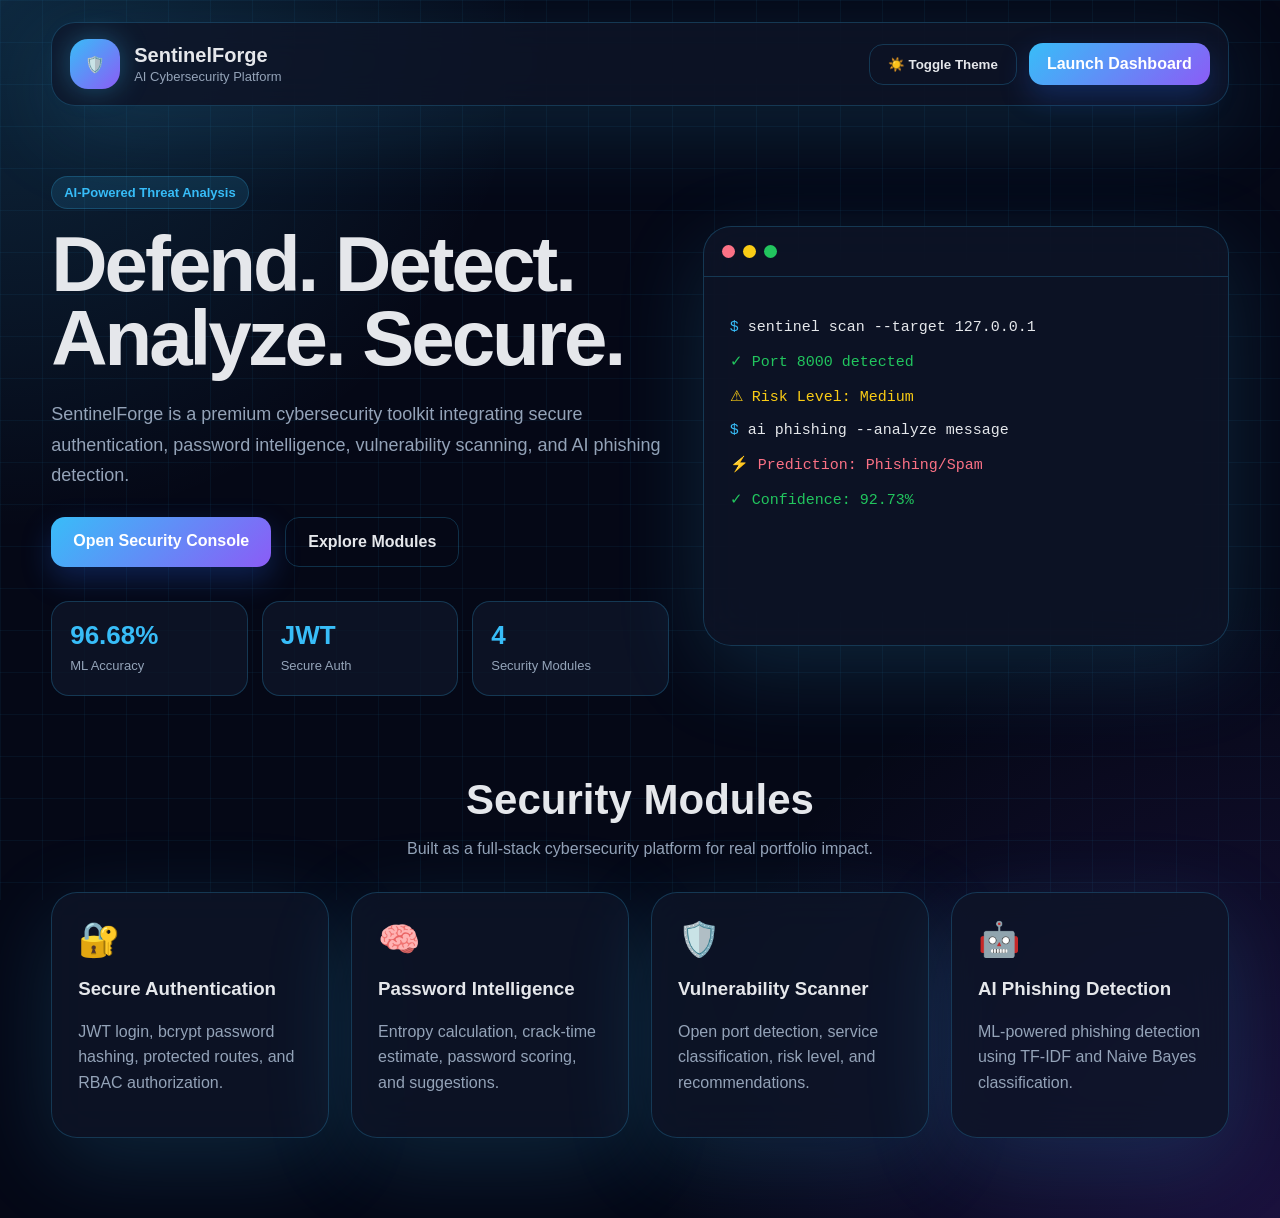
<file: frontend/index.html>
<!DOCTYPE html>
<html lang="en">
<head>
  <meta charset="UTF-8" />
  <meta name="viewport" content="width=device-width, initial-scale=1.0" />
  <title>SentinelForge | AI Cybersecurity Platform</title>
  <link rel="stylesheet" href="style.css" />
</head>
<body>
  <div class="bg-grid"></div>

  <nav class="top-nav">
    <div class="brand">
      <div class="logo">🛡️</div>
      <div>
        <h2>SentinelForge</h2>
        <span>AI Cybersecurity Platform</span>
      </div>
    </div>

    <div class="nav-actions">
      <button id="themeToggle" class="ghost-btn">☀️ Light</button>
      <a href="login.html" class="primary-btn">Launch Dashboard</a>
    </div>
  </nav>

  <main class="hero-layout">
    <section class="hero-content">
      <div class="badge">AI-Powered Threat Analysis</div>

      <h1>Defend. Detect. Analyze. Secure.</h1>

      <p>
        SentinelForge is a premium cybersecurity toolkit integrating secure authentication,
        password intelligence, vulnerability scanning, and AI phishing detection.
      </p>

      <div class="hero-buttons">
        <a href="login.html" class="primary-btn large">Open Security Console</a>
        <a href="#features" class="secondary-btn large">Explore Modules</a>
      </div>

      <div class="stats">
        <div>
          <h3>96.68%</h3>
          <p>ML Accuracy</p>
        </div>
        <div>
          <h3>JWT</h3>
          <p>Secure Auth</p>
        </div>
        <div>
          <h3>4</h3>
          <p>Security Modules</p>
        </div>
      </div>
    </section>

    <section class="hero-panel glass">
      <div class="terminal-header">
        <span></span><span></span><span></span>
      </div>

      <div class="terminal-body">
        <p><span>$</span> sentinel scan --target 127.0.0.1</p>
        <p class="success">✓ Port 8000 detected</p>
        <p class="warning">⚠ Risk Level: Medium</p>
        <p><span>$</span> ai phishing --analyze message</p>
        <p class="danger">⚡ Prediction: Phishing/Spam</p>
        <p class="success">✓ Confidence: 92.73%</p>
      </div>
    </section>
  </main>

  <section id="features" class="feature-section">
    <h2>Security Modules</h2>
    <p class="section-subtitle">Built as a full-stack cybersecurity platform for real portfolio impact.</p>

    <div class="feature-grid">
      <div class="feature-card glass">
        <div class="icon">🔐</div>
        <h3>Secure Authentication</h3>
        <p>JWT login, bcrypt password hashing, protected routes, and RBAC authorization.</p>
      </div>

      <div class="feature-card glass">
        <div class="icon">🧠</div>
        <h3>Password Intelligence</h3>
        <p>Entropy calculation, crack-time estimate, password scoring, and suggestions.</p>
      </div>

      <div class="feature-card glass">
        <div class="icon">🛡️</div>
        <h3>Vulnerability Scanner</h3>
        <p>Open port detection, service classification, risk level, and recommendations.</p>
      </div>

      <div class="feature-card glass">
        <div class="icon">🤖</div>
        <h3>AI Phishing Detection</h3>
        <p>ML-powered phishing detection using TF-IDF and Naive Bayes classification.</p>
      </div>
    </div>
  </section>

  <script src="script.js"></script>
</body>
</html>
</file>
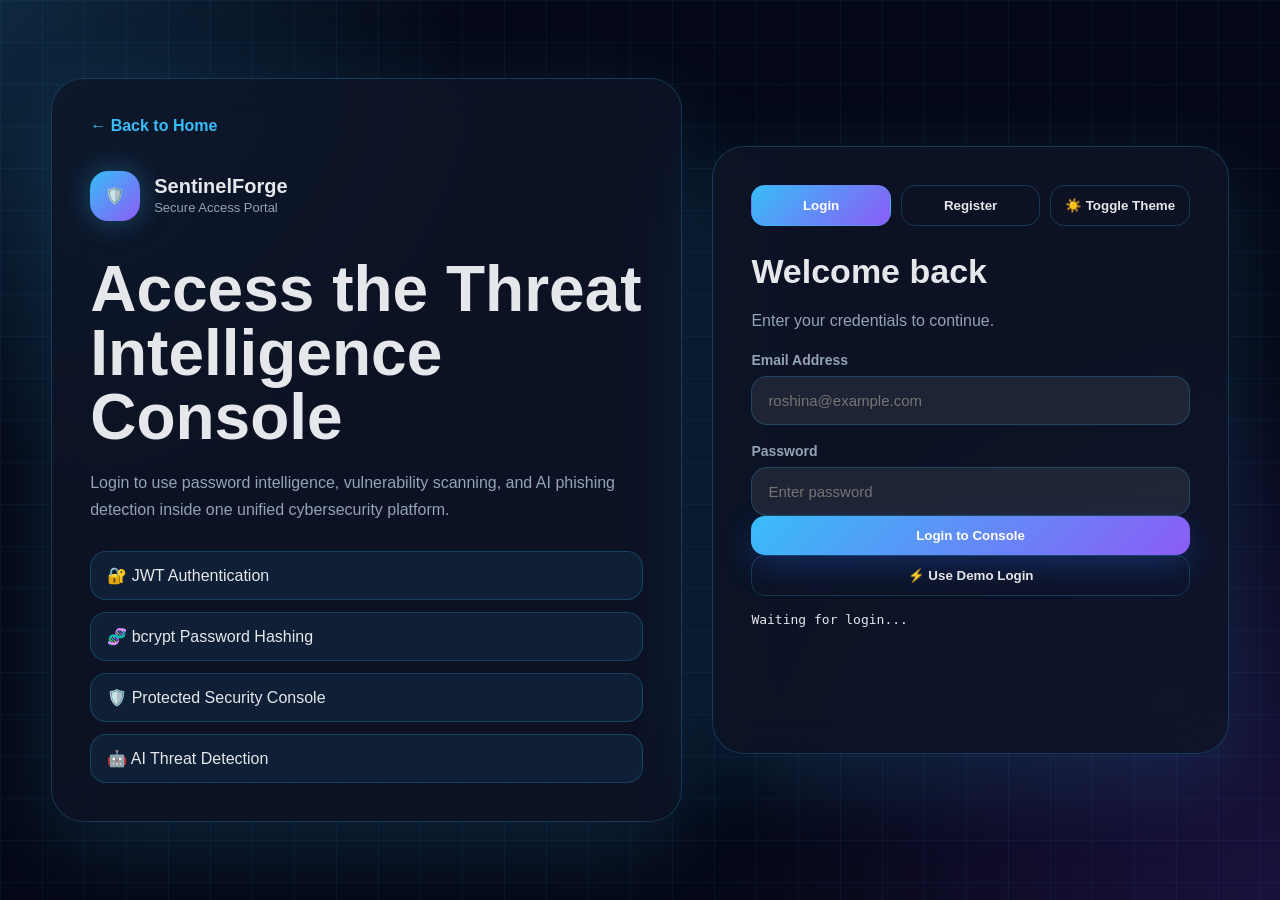
<file: frontend/login.html>
<!DOCTYPE html>
<html lang="en">
<head>
  <meta charset="UTF-8" />
  <meta name="viewport" content="width=device-width, initial-scale=1.0" />
  <title>SentinelForge Access Portal</title>
  <link rel="stylesheet" href="style.css" />
</head>
<body>
  <div class="bg-grid"></div>

  <main class="auth-premium">
    <section class="auth-left glass">
      <a href="index.html" class="back-link">← Back to Home</a>

      <div class="brand big-brand">
        <div class="logo">🛡️</div>
        <div>
          <h2>SentinelForge</h2>
          <span>Secure Access Portal</span>
        </div>
      </div>

      <h1>Access the Threat Intelligence Console</h1>
      <p>
        Login to use password intelligence, vulnerability scanning, and AI phishing detection
        inside one unified cybersecurity platform.
      </p>

      <div class="auth-highlights">
        <div>🔐 JWT Authentication</div>
        <div>🧬 bcrypt Password Hashing</div>
        <div>🛡️ Protected Security Console</div>
        <div>🤖 AI Threat Detection</div>
      </div>
    </section>

    <section class="auth-right">
      <div class="auth-box glass">
        <div class="auth-tabs">
          <button class="tab active" onclick="showAuthTab('login')">Login</button>
          <button class="tab" onclick="showAuthTab('register')">Register</button>
          <button id="themeToggle" class="tab">☀️</button>
        </div>

        <div id="loginPanel" class="auth-panel active">
          <h2>Welcome back</h2>
          <p>Enter your credentials to continue.</p>

          <label>Email Address</label>
          <input type="email" id="loginEmail" placeholder="roshina@example.com" />

          <label>Password</label>
          <input type="password" id="loginPassword" placeholder="Enter password" />

          <button class="primary-btn full" onclick="loginUser()">
            Login to Console
          </button>

          <button class="ghost-btn full demo-btn" onclick="fillDemoLogin()">
            ⚡ Use Demo Login
          </button>

          <pre id="loginResult" class="mini-result">Waiting for login...</pre>
        </div>

        <div id="registerPanel" class="auth-panel">
          <h2>Create account</h2>
          <p>Register a new SentinelForge user.</p>

          <label>Full Name</label>
          <input type="text" id="registerName" placeholder="Mary Roshina R" />

          <label>Email Address</label>
          <input type="email" id="registerEmail" placeholder="name@example.com" />

          <label>Password</label>
          <input type="password" id="registerPassword" placeholder="Create password" />

          <button class="primary-btn full" onclick="registerUser()">
            Create Secure Account
          </button>

          <pre id="registerResult" class="mini-result">Waiting for registration...</pre>
        </div>
      </div>
    </section>
  </main>

  <script src="script.js"></script>
</body>
</html>
</file>
<file: frontend/style.css>
:root {
  --bg: #f4f7fb;
  --text: #0f172a;
  --muted: #64748b;
  --glass: rgba(255, 255, 255, 0.82);
  --border: rgba(148, 163, 184, 0.3);
  --primary: #2563eb;
  --primary2: #7c3aed;
  --success: #16a34a;
  --warning: #f59e0b;
  --danger: #dc2626;
  --shadow: 0 24px 80px rgba(15, 23, 42, 0.14);
}

body.dark {
  --bg: #050816;
  --text: #e5e7eb;
  --muted: #94a3b8;
  --glass: rgba(15, 23, 42, 0.78);
  --border: rgba(56, 189, 248, 0.22);
  --primary: #38bdf8;
  --primary2: #8b5cf6;
  --success: #22c55e;
  --warning: #facc15;
  --danger: #fb7185;
  --shadow: 0 24px 90px rgba(56, 189, 248, 0.16);
}

* {
  box-sizing: border-box;
}

body {
  margin: 0;
  min-height: 100vh;
  font-family: Inter, Segoe UI, Arial, sans-serif;
  background:
    radial-gradient(circle at top left, rgba(56, 189, 248, 0.18), transparent 30%),
    radial-gradient(circle at bottom right, rgba(124, 58, 237, 0.18), transparent 35%),
    var(--bg);
  color: var(--text);
}

.bg-grid {
  position: fixed;
  inset: 0;
  pointer-events: none;
  opacity: 0.28;
  background-image:
    linear-gradient(var(--border) 1px, transparent 1px),
    linear-gradient(90deg, var(--border) 1px, transparent 1px);
  background-size: 42px 42px;
  z-index: -1;
}

.glass {
  background: var(--glass);
  border: 1px solid var(--border);
  backdrop-filter: blur(22px);
  box-shadow: var(--shadow);
}

.top-nav {
  width: min(1180px, 92%);
  margin: 22px auto;
  padding: 16px 18px;
  border-radius: 24px;
  background: var(--glass);
  border: 1px solid var(--border);
  backdrop-filter: blur(18px);
  box-shadow: var(--shadow);
  display: flex;
  justify-content: space-between;
  align-items: center;
}

.brand {
  display: flex;
  align-items: center;
  gap: 14px;
}

.logo {
  width: 50px;
  height: 50px;
  display: grid;
  place-items: center;
  border-radius: 18px;
  background: linear-gradient(135deg, var(--primary), var(--primary2));
  box-shadow: 0 0 28px rgba(56, 189, 248, 0.35);
}

.brand h2 {
  margin: 0;
  font-size: 20px;
}

.brand span {
  color: var(--muted);
  font-size: 13px;
}

.nav-actions {
  display: flex;
  gap: 12px;
  align-items: center;
}

button,
a {
  font-family: inherit;
}

.primary-btn,
.secondary-btn,
.ghost-btn {
  border: none;
  cursor: pointer;
  text-decoration: none;
  padding: 12px 18px;
  border-radius: 14px;
  font-weight: 700;
  transition: 0.25s ease;
}

.primary-btn {
  color: white;
  background: linear-gradient(135deg, var(--primary), var(--primary2));
  box-shadow: 0 12px 30px rgba(37, 99, 235, 0.28);
}

.secondary-btn,
.ghost-btn {
  color: var(--text);
  background: transparent;
  border: 1px solid var(--border);
}

.primary-btn:hover,
.secondary-btn:hover,
.ghost-btn:hover,
.menu-btn:hover {
  transform: translateY(-2px);
}

.full {
  width: 100%;
}

.hero-layout {
  width: min(1180px, 92%);
  margin: 70px auto 40px;
  display: grid;
  grid-template-columns: 1.08fr 0.92fr;
  gap: 34px;
  align-items: center;
}

.badge {
  display: inline-flex;
  color: var(--primary);
  background: rgba(56, 189, 248, 0.12);
  border: 1px solid var(--border);
  padding: 8px 12px;
  border-radius: 999px;
  font-size: 13px;
  font-weight: 800;
  margin-bottom: 18px;
}

.hero-content h1 {
  font-size: clamp(44px, 7vw, 78px);
  line-height: 0.95;
  margin: 0 0 24px;
  letter-spacing: -3px;
}

.hero-content p {
  color: var(--muted);
  max-width: 660px;
  font-size: 18px;
  line-height: 1.7;
}

.hero-buttons {
  display: flex;
  gap: 14px;
  margin-top: 26px;
}

.large {
  padding: 15px 22px;
}

.stats {
  margin-top: 34px;
  display: grid;
  grid-template-columns: repeat(3, 1fr);
  gap: 14px;
}

.stats div {
  padding: 18px;
  border-radius: 18px;
  background: var(--glass);
  border: 1px solid var(--border);
}

.stats h3 {
  margin: 0;
  font-size: 26px;
  color: var(--primary);
}

.stats p {
  margin: 4px 0 0;
  font-size: 13px;
  color: var(--muted);
}

.hero-panel {
  border-radius: 28px;
  overflow: hidden;
  min-height: 420px;
}

.terminal-header {
  display: flex;
  gap: 8px;
  padding: 18px;
  border-bottom: 1px solid var(--border);
}

.terminal-header span {
  width: 13px;
  height: 13px;
  border-radius: 50%;
  background: var(--danger);
}

.terminal-header span:nth-child(2) {
  background: var(--warning);
}

.terminal-header span:nth-child(3) {
  background: var(--success);
}

.terminal-body {
  padding: 26px;
  font-family: Consolas, monospace;
  font-size: 15px;
}

.terminal-body p {
  margin: 16px 0;
}

.terminal-body span {
  color: var(--primary);
}

.success {
  color: var(--success);
}

.warning {
  color: var(--warning);
}

.danger {
  color: var(--danger);
}

.feature-section {
  width: min(1180px, 92%);
  margin: 80px auto;
  text-align: center;
}

.feature-section h2 {
  font-size: 42px;
  margin: 0 0 12px;
}

.section-subtitle {
  color: var(--muted);
}

.feature-grid {
  margin-top: 34px;
  display: grid;
  grid-template-columns: repeat(4, 1fr);
  gap: 22px;
}

.feature-card {
  border-radius: 26px;
  padding: 26px;
  text-align: left;
  transition: 0.25s ease;
}

.feature-card:hover {
  transform: translateY(-6px);
  border-color: rgba(56, 189, 248, 0.45);
}

.icon {
  font-size: 34px;
}

.feature-card p {
  color: var(--muted);
  line-height: 1.6;
}

/* LOGIN */
.auth-premium {
  width: min(1180px, 92%);
  min-height: 100vh;
  margin: auto;
  display: grid;
  grid-template-columns: 1.1fr 0.9fr;
  gap: 30px;
  align-items: center;
}

.auth-left,
.auth-box {
  border-radius: 32px;
  padding: 38px;
}

.back-link {
  color: var(--primary);
  text-decoration: none;
  font-weight: 800;
}

.big-brand {
  margin: 36px 0;
}

.auth-left h1 {
  font-size: clamp(38px, 5vw, 64px);
  line-height: 1;
  margin: 0 0 20px;
}

.auth-left p,
.auth-box p {
  color: var(--muted);
  line-height: 1.7;
}

.auth-highlights {
  margin-top: 28px;
  display: grid;
  gap: 12px;
}

.auth-highlights div {
  padding: 14px 16px;
  border: 1px solid var(--border);
  border-radius: 16px;
  background: rgba(56, 189, 248, 0.08);
}

.auth-tabs {
  display: flex;
  gap: 10px;
  margin-bottom: 26px;
}

.tab {
  flex: 1;
  padding: 12px;
  border-radius: 14px;
  border: 1px solid var(--border);
  background: transparent;
  color: var(--text);
  font-weight: 800;
  cursor: pointer;
}

.tab.active {
  background: linear-gradient(135deg, var(--primary), var(--primary2));
  color: white;
}

.auth-panel {
  display: none;
}

.auth-panel.active {
  display: block;
}

.auth-panel h2 {
  margin: 0;
  font-size: 34px;
}

label {
  display: block;
  margin: 18px 0 8px;
  color: var(--muted);
  font-size: 14px;
  font-weight: 700;
}

input,
textarea {
  width: 100%;
  padding: 15px 16px;
  color: var(--text);
  background: rgba(255, 255, 255, 0.08);
  border: 1px solid var(--border);
  border-radius: 16px;
  outline: none;
  font-size: 15px;
}

body:not(.dark) input,
body:not(.dark) textarea {
  background: rgba(255, 255, 255, 0.9);
}

.mini-result {
  min-height: 90px;
  max-height: 160px;
  margin-top: 16px;
}

/* DASHBOARD */
.dashboard-shell {
  width: min(1400px, 96%);
  margin: 22px auto;
  display: grid;
  grid-template-columns: 290px 1fr;
  gap: 24px;
}

.sidebar {
  min-height: calc(100vh - 44px);
  border-radius: 30px;
  padding: 22px;
  display: flex;
  flex-direction: column;
  justify-content: space-between;
  position: sticky;
  top: 22px;
}

.sidebar-brand {
  margin-bottom: 34px;
}

.sidebar-menu {
  display: grid;
  gap: 12px;
}

.menu-btn {
  width: 100%;
  text-align: left;
  border: 1px solid var(--border);
  border-radius: 16px;
  padding: 15px;
  color: var(--text);
  background: transparent;
  cursor: pointer;
  font-weight: 800;
  transition: 0.25s ease;
}

.menu-btn.active {
  background: linear-gradient(135deg, var(--primary), var(--primary2));
  color: white;
  box-shadow: 0 12px 30px rgba(37, 99, 235, 0.28);
}

.sidebar-bottom {
  display: grid;
  gap: 12px;
}

.dashboard-main {
  display: grid;
  gap: 24px;
}

.metrics-grid {
  display: grid;
  grid-template-columns: repeat(4, 1fr);
  gap: 18px;
}

.metric-card {
  border-radius: 24px;
  padding: 22px;
}

.metric-card h3 {
  color: var(--muted);
  margin: 0 0 8px;
  font-size: 14px;
}

.metric-card h1 {
  margin: 0;
  font-size: 34px;
  color: var(--primary);
}

.metric-card p {
  color: var(--muted);
  margin: 6px 0 0;
}

.tool-section {
  display: none;
}

.active-section {
  display: block;
}

.section-header {
  margin: 8px 0 22px;
}

.section-header h1 {
  font-size: 38px;
  margin: 0 0 8px;
}

.section-header p {
  color: var(--muted);
  margin: 0;
}

.tool-box {
  border-radius: 30px;
  padding: 28px;
}

.tool-box input,
.tool-box textarea {
  margin-bottom: 14px;
}

textarea {
  min-height: 170px;
  resize: vertical;
}

.input-row {
  display: grid;
  grid-template-columns: 1fr 1fr;
  gap: 14px;
}

.result-box {
  margin-top: 20px;
  min-height: 210px;
  padding: 20px;
  border-radius: 22px;
  background: rgba(2, 6, 23, 0.92);
  color: #38bdf8;
  border: 1px solid rgba(56, 189, 248, 0.24);
  font-family: Consolas, monospace;
  font-size: 14px;
  white-space: pre-wrap;
  overflow: auto;
}

.result-card {
  display: grid;
  gap: 12px;
}

.result-row {
  display: flex;
  justify-content: space-between;
  gap: 18px;
  padding: 12px;
  border-radius: 14px;
  background: rgba(56, 189, 248, 0.08);
  border: 1px solid rgba(56, 189, 248, 0.18);
}

.result-row strong {
  color: #e5e7eb;
}

.result-row span {
  color: #38bdf8;
}

@media (max-width: 1050px) {
  .auth-premium,
  .hero-layout,
  .dashboard-shell {
    grid-template-columns: 1fr;
  }

  .sidebar {
    position: static;
    min-height: auto;
  }

  .metrics-grid,
  .feature-grid {
    grid-template-columns: repeat(2, 1fr);
  }
}

@media (max-width: 650px) {
  .nav-actions,
  .hero-buttons,
  .stats,
  .metrics-grid,
  .feature-grid,
  .input-row {
    grid-template-columns: 1fr;
    flex-direction: column;
  }

  .top-nav {
    flex-direction: column;
    align-items: stretch;
  }

  .hero-content h1 {
    letter-spacing: -1px;
  }
}
</file>
